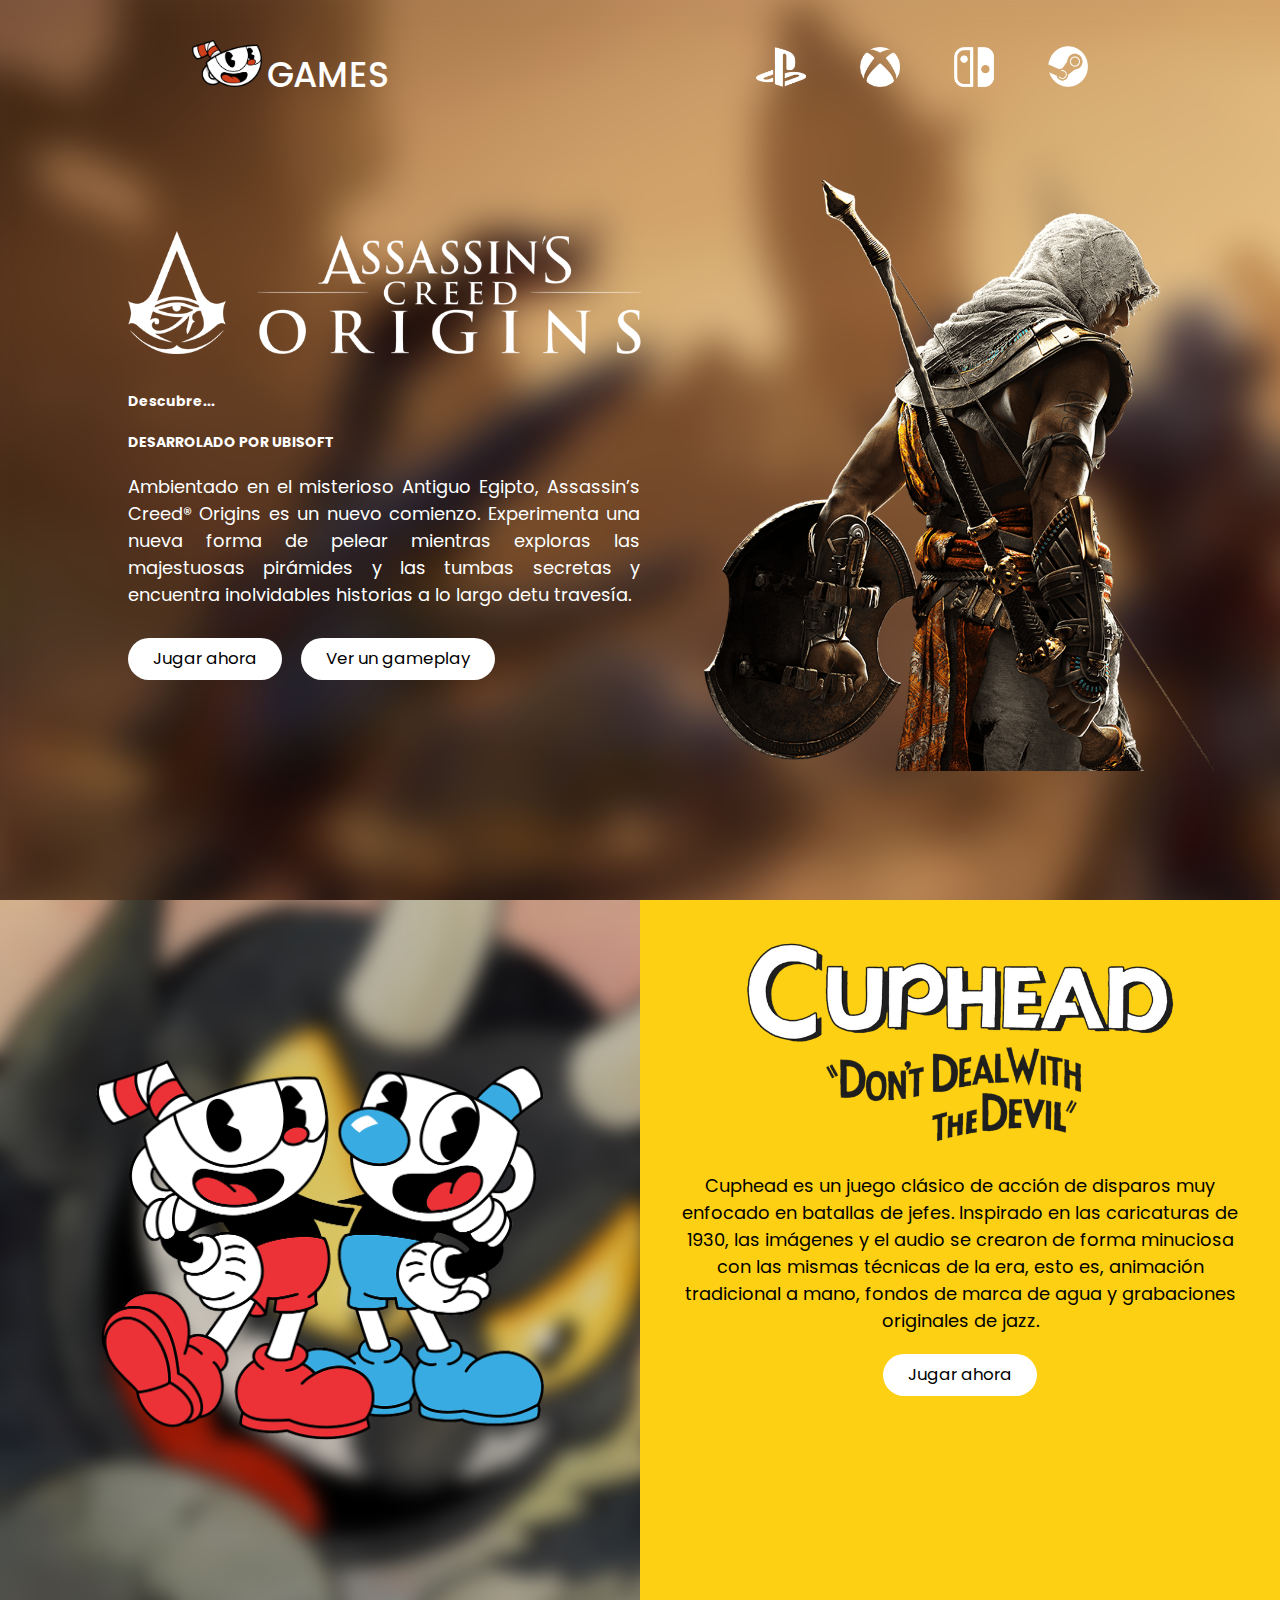
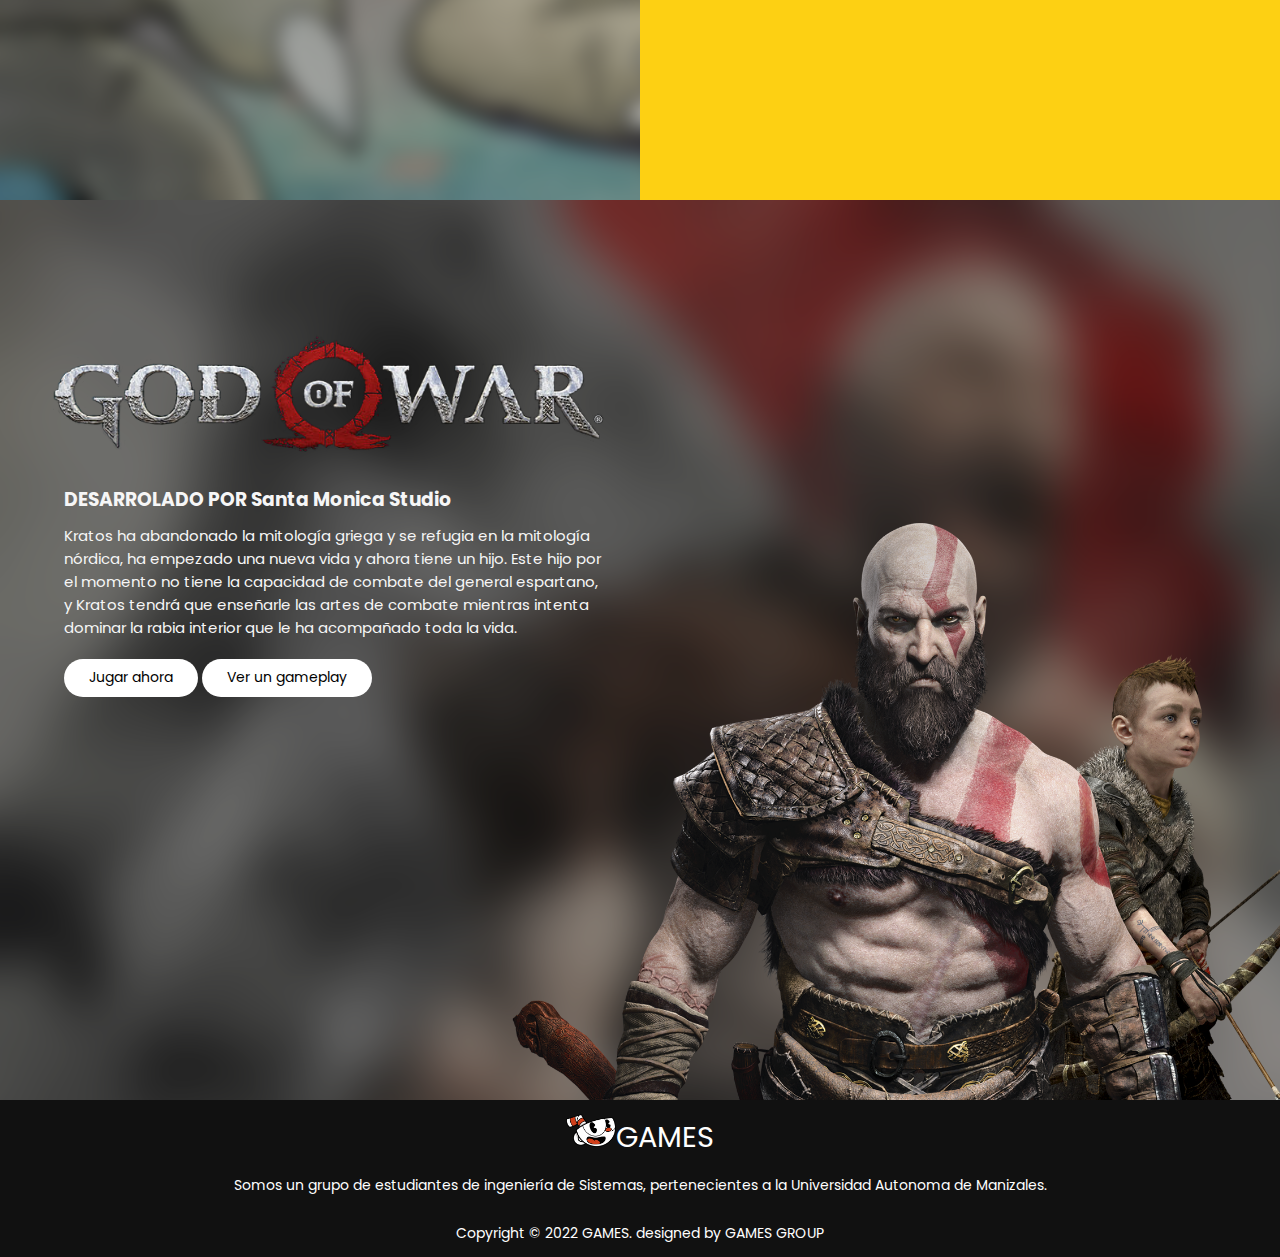
<file: html/index.html>
<!DOCTYPE html>
<html lang="en">
<head>
    <meta charset="UTF-8">
    <meta http-equiv="X-UA-Compatible" content="IE=edge">
    <meta name="viewport" content="width=device-width, initial-scale=1.0">
    <link rel="stylesheet" href="/css/styles.css">
    <link rel="preconnect" href="https://fonts.googleapis.com">
    <link rel="preconnect" href="https://fonts.gstatic.com" crossorigin>
    <link href="https://fonts.googleapis.com/css2?family=Poppins:ital,wght@0,100;0,200;0,300;0,400;0,500;0,600;0,700;0,800;1,900&display=swap" rel="stylesheet">
    
    <link rel="stylesheet" href="https://cdnjs.cloudflare.com/ajax/libs/font-awesome/6.2.0/css/all.min.css" integrity="sha512-xh6O/CkQoPOWDdYTDqeRdPCVd1SpvCA9XXcUnZS2FmJNp1coAFzvtCN9BmamE+4aHK8yyUHUSCcJHgXloTyT2A==" crossorigin="anonymous" referrerpolicy="no-referrer" />
    
    <link rel="icon" href="/img/XBOX LOGO.png" type="image/x-icon" >

    <title>GAMES</title>
</head>
<body>

    <!-- ASSASSINS CREED ORIGINS -->
    <section class="Top">
        <div class="Main-width">
            <header>
                <div class="logo">
                    <h2> <a href="index.html"><img src="/img/CUPHEAD.png" width="70px">GAMES</a> </h2>
                </div>
    
                <nav>
                    <ul>
                        <li><a href="ps.html"><img src="/img/PLAY LOGO.png" width="50px" style="color: white;"></a></li>
                        <li><a href="xbox.html"><img src="/img/XBOX LOGO.png" width="40px" style="color: white;"></a></li>
                        <li><a href="switch.html"><img src="/img/SWITCH LOGO.png" width="40px" style="color: white;"></a></li>
                        <li><a href="steam.html"><img src="/img/STEAM LOGO.png" width="40px" style="color: white;"></a></li>
                    </ul>
                </nav>
            </header>
        </div>

        <div class="Creed_Content">
            <div class="Creed_logo">
                <img src="/img/ASSASINS LOGO.png">
            </div>

            <div class="Creed_Text">
                <h6>Descubre...</h6>
                <h3>DESARROLADO POR UBISOFT</h3>
                <p>Ambientado en el misterioso Antiguo Egipto, Assassin’s Creed® Origins es un nuevo comienzo. 
                    Experimenta una nueva forma de pelear mientras exploras las majestuosas pirámides y las tumbas 
                    secretas y encuentra inolvidables historias a lo largo detu travesía.
                </p>

                <a href="https://www.ubisoft.com/es-mx/game/assassins-creed/origins" target="_blank"><i class="fa-solid fa-gamepad" style="color: black;"></i>   Jugar ahora</a>

                <a href="https://www.youtube.com/watch?v=YX0fd4q0baQ" target="_blank"><i class="fa-solid fa-play" style="color: black;"></i>   Ver un gameplay</a>
            </div>

        </div>

        <div class="Creed">
            <img src="/img/ASSASINS/AORIGINS.png">
        </div>
    </section>

    <section class="Top-Cup">

        <div class="Cup-img">
            <img src="/img/CUP/CUPHEADHERMANOS.png">
        </div>
        
        <div class="Cup-content" style="background-color: #fdd013;">

            <div class="Cup-logo">
                <img src="/img/CUP/CUPHEAD-LOGO.png">
            </div>

            <div class="Cup-text">

                <p>Cuphead es un juego clásico de acción de disparos muy enfocado en batallas de jefes. 
                    Inspirado en las caricaturas de 1930, las imágenes y el audio se crearon de forma minuciosa 
                    con las mismas técnicas de la era, esto es, animación tradicional a mano, fondos de marca de agua y
                     grabaciones originales de jazz.
                </p>
                
                <a href="https://www.ubisoft.com/es-mx/game/assassins-creed/origins" target="_blank"><i class="fa-solid fa-gamepad" style="color: black;"></i>   Jugar ahora</a>

                <div class="video-cup">
                    <center>
                        <iframe src="https://www.youtube.com/embed/NN-9SQXoi50" frameborder="0" allowfullscreen></iframe>
                    </center>
                    
                </div>

            </div>

        </div>

        
    </section>


    <section class="Top-god">

        <div class="god-img">
            <img src="/img/GOD/KRATOS2.png">
        </div>
        
        <div class="god-content">

            <div class="god-logo">
                <img src="/img/GOD/GODLOGO.png">
            </div>

            <div class="god-text">

                <h3>DESARROLADO POR Santa Monica Studio</h3>

                <p>Kratos ha abandonado la mitología griega y se refugia en la mitología nórdica, ha empezado una nueva vida y ahora tiene un hijo. Este hijo por el momento no tiene la capacidad de combate del general espartano, y Kratos 
                    tendrá que enseñarle las artes de combate mientras intenta dominar la rabia interior que le ha acompañado toda la vida.
                </p>
                
                <a href="https://store.steampowered.com/agecheck/app/1593500/" target="_blank"><i class="fa-solid fa-gamepad" style="color: black;"></i>   Jugar ahora</a>

                <a href="https://www.youtube.com/watch?v=UVjjYBfSAys" target="_blank"><i class="fa-solid fa-play" style="color: black;"></i>   Ver un gameplay</a>
            </div>
            
        </div>
    </section>

    <section>
        <footer>
            <div class="footer-content">
                <h2> <img src="/img/CUPHEAD.png" width="50px">GAMES </h2>
                <p>
                    Somos un grupo de estudiantes de ingeniería de Sistemas, pertenecientes a la Universidad Autonoma de Manizales.
                </p>
                <ul class="socials">
                    <li><a href=" https://github.com/JuanSebastianCG/paginaEstaticaEnHtml " target="_blank"><i class="fa-brands fa-github"></i></a></li>
                    <li><a href=" https://www.autonoma.edu.co " target="_blank"><i class="fa-solid fa-building-columns" ></i></a></li>
                </ul>
                <p>Copyright &copy; 2022 GAMES. designed by <span>GAMES GROUP</span></p>
            </div>

            <div class="footer-bottom">
                
            </div>
        </footer>
    </section>

</body>
</html>
</file>
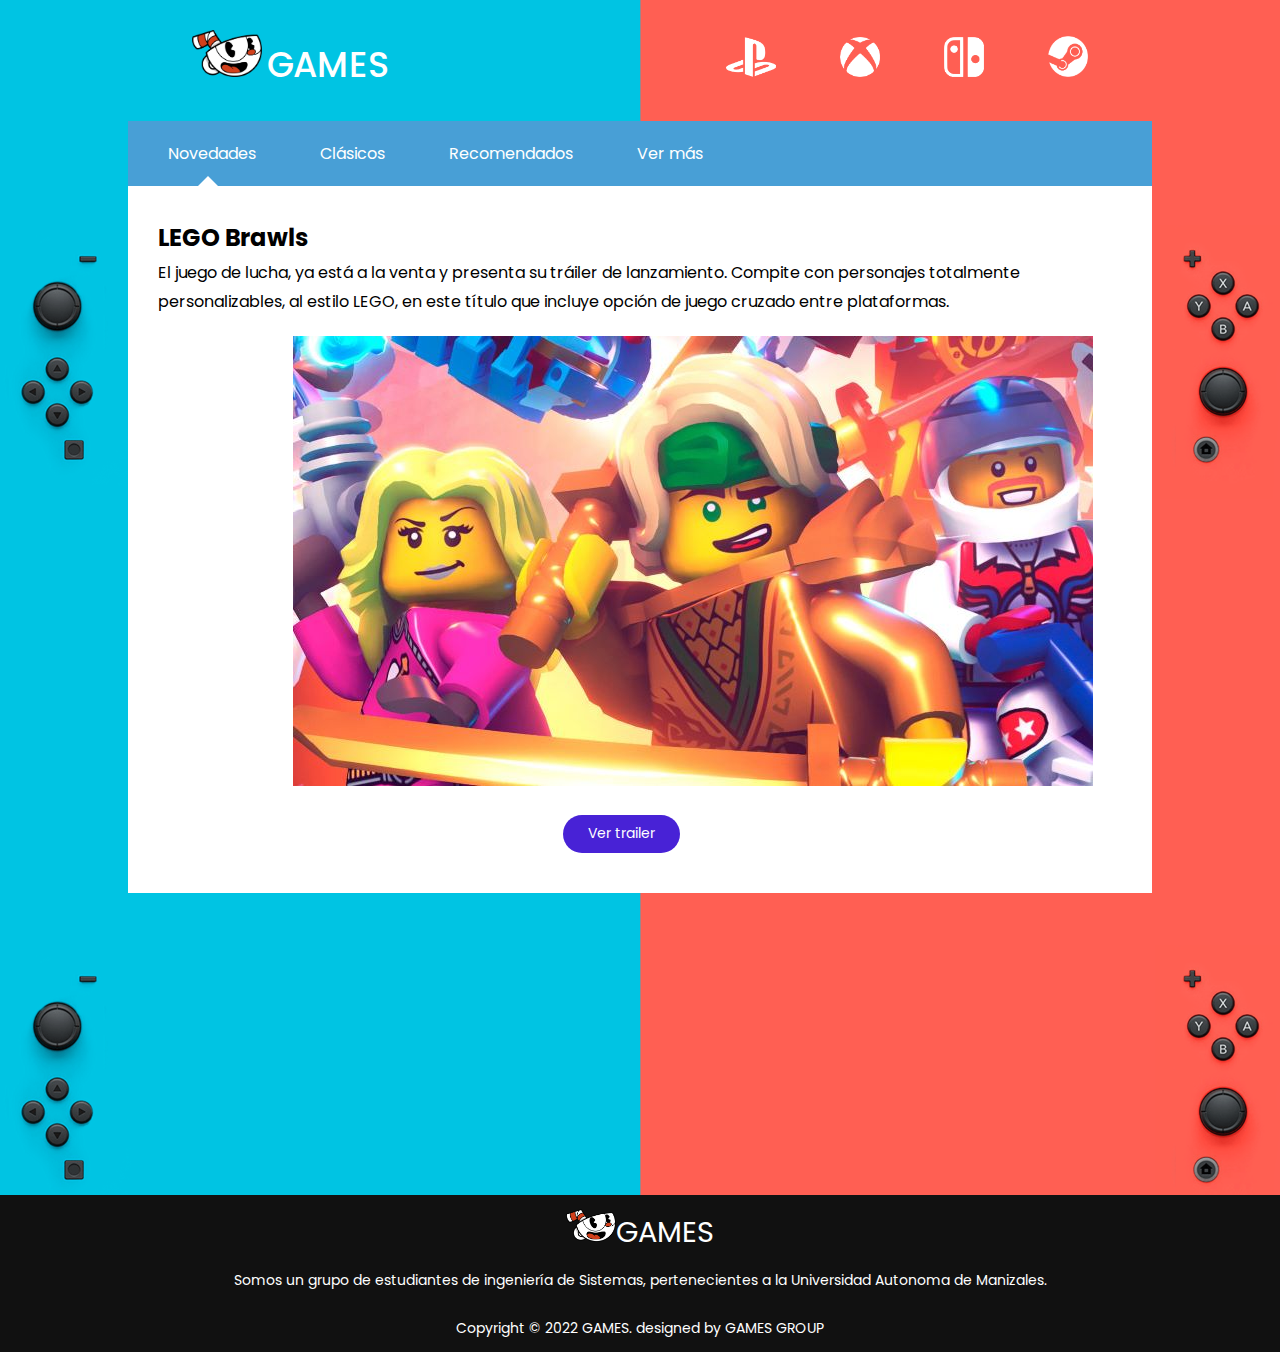
<file: html/switch.html>
<!DOCTYPE html>
<html lang="en">
<head>
    <meta charset="UTF-8">
    <meta http-equiv="X-UA-Compatible" content="IE=edge">
    <meta name="viewport" content="width=device-width, initial-scale=1.0">
    <!-- <link rel="stylesheet" href="/css/styles.css"> -->
    
    <link rel="stylesheet" href="/css/styleSwitch.css">
    <link rel="preconnect" href="https://fonts.googleapis.com">
    <link rel="preconnect" href="https://fonts.gstatic.com" crossorigin>
    <link href="https://fonts.googleapis.com/css2?family=Poppins:ital,wght@0,100;0,200;0,300;0,400;0,500;0,600;0,700;0,800;1,900&display=swap" rel="stylesheet">
    
    <link rel="stylesheet" href="https://cdnjs.cloudflare.com/ajax/libs/font-awesome/6.2.0/css/all.min.css" integrity="sha512-xh6O/CkQoPOWDdYTDqeRdPCVd1SpvCA9XXcUnZS2FmJNp1coAFzvtCN9BmamE+4aHK8yyUHUSCcJHgXloTyT2A==" crossorigin="anonymous" referrerpolicy="no-referrer" />

    <link rel="icon" href="/img/XBOX LOGO.png" type="image/x-icon" >

    <title>GAMES</title>
</head>
<body>

    <section class="nav">
        <div class="Main-width">
            <header>
                <div class="logo">
                    <h2> <a href="index.html"><img src="/img/CUPHEAD.png" width="70px">GAMES</a> </h2>
                </div>
    
                <nav>
                    <ul>
                        <li><a href="ps.html"><img src="/img/PLAY LOGO.png" width="50px" style="color: white;"></a></li>
                        <li><a href="xbox.html"><img src="/img/XBOX LOGO.png" width="40px" style="color: white;"></a></li>
                        <li><a href="switch.html"><img src="/img/SWITCH LOGO.png" width="40px" style="color: white;"></a></li>
                        <li><a href="steam.html"><img src="/img/STEAM LOGO.png" width="40px" style="color: white;"></a></li>
                    </ul>
                </nav>
            </header>
        </div>

    
    <div class="container">
        <div class="menu">
            <label for="radio1">Novedades</label>
            <label for="radio2">Clásicos</label>
            <label for="radio3">Recomendados</label>
            <label for="radio4">Ver más</label>
        </div>
        
        <div class="content">
           
            <input type="radio" name="radio" id="radio1" checked>
            <div class="tab1">
                <h2>LEGO Brawls</h2>
                <p>El juego de lucha, ya está a la venta y presenta su tráiler de lanzamiento. Compite con personajes totalmente personalizables, al estilo LEGO, en este título que incluye opción de juego cruzado entre plataformas.</p>
                <img src="/img/Switch/lego.jpg" alt="" style="margin-left: 14%; margin-top: 2%;">
                <a href="https://www.youtube.com/watch?v=MuYe0URoSVc" target="_blank"  style="color: #fff;"><i class="fa-solid fa-play"></i>   Ver trailer</a>
            </div>
            
            <input type="radio" name="radio" id="radio2">
            <div class="tab2">
                <h2>Super Nintendo Entertainment System</h2>    
                <p>Disfruta de un catálogo selecto con más de 100 juegos clásicos de Super NES™ y NES™, incluyendo Super Mario Kart™, Super Metroid™, The Legend of Zelda™: A Link to the Past™, entro otros. Además, dependiendo del juego, podrás jugar competitiva o cooperativamente en línea con tus amigos, compartir tu pantalla o compartir el control de forma virtual.</p>
                <img src="/img/Switch/SNES_logo.svg.png" width="70%" style="margin-left:15%; margin-top:2%">
                <a href="https://www.nintendo.com/es-co/store/products/super-nintendo-entertainment-system-nintendo-switch-online-switch/" target="_blank" style="color: #fff;"><i class="fa-solid fa-gamepad" ></i>   Ir a la pagina</a>
            </div>
             
            <input type="radio" name="radio" id="radio3">
            <div class="tab3">
                <h2>Super Smash Bros</h2>
                <p>Por si fuera poco con su minucioso sistema de combate, Super Smash Bros. Ultimate llegó con la idea de sorprender y convencer con una de las plantillas más grandes y ambiciosas de la historia del videojuego. Es uno de los mejores crossovers de los que vamos a tener la suerte de poder jugar. Es exigente, es divertido y, sobre todo, es irrepetible.</p>
                <img src="/img/Switch/Super-Smash-Bros.-Logo-PNG-Pic.png" alt="" style="margin-left:18%; margin-top:2%">
                <a href="https://www.youtube.com/watch?v=clXcs969Bfw" target="_blank" style="color: #fff;"><i class="fa-solid fa-play" ></i>   Ver gameplay</a>
            </div>
            
            <input type="radio" name="radio" id="radio4">
            <div class="tab4">
                <h2>Nintendo Switch</h2>
                <p>La consola Nintendo Switch está diseñada para cualquier estilo de vida, transformándose rápidamente de una consola casera a una consola portátil.</p>
                <img src="/img/Switch/LogoSwitch.png" alt="" style="margin-left: 20%;">
                <a href="https://www.nintendo.com/es-co/switch/system/" target="_blank" style="color: #fff;"><i class="fa-solid fa-play" ></i>   Ir a la pagina</a>
            </div>
        </div>
    </div> 
    </section>

    <div class="espace">
        <br>    
    </div>

    <section>
        <footer>
            <div class="footer-content">
                <h2> <img src="/img/CUPHEAD.png" width="50px">GAMES </h2>
                <p>
                    Somos un grupo de estudiantes de ingeniería de Sistemas, pertenecientes a la Universidad Autonoma de Manizales.
                </p>
                <ul class="socials">
                    <li><a href=" https://github.com/JuanSebastianCG/paginaEstaticaEnHtml " target="_blank"><i class="fa-brands fa-github"></i></a></li>
                    <li><a href=" https://www.autonoma.edu.co " target="_blank"><i class="fa-solid fa-building-columns" ></i></a></li>
                </ul>
                <p>Copyright &copy; 2022 GAMES. designed by <span>GAMES GROUP</span></p>
            </div>
    
            <div class="footer-bottom">
                
            </div>
        </footer>
    </section>
    
    
</body>
</html>
</file>
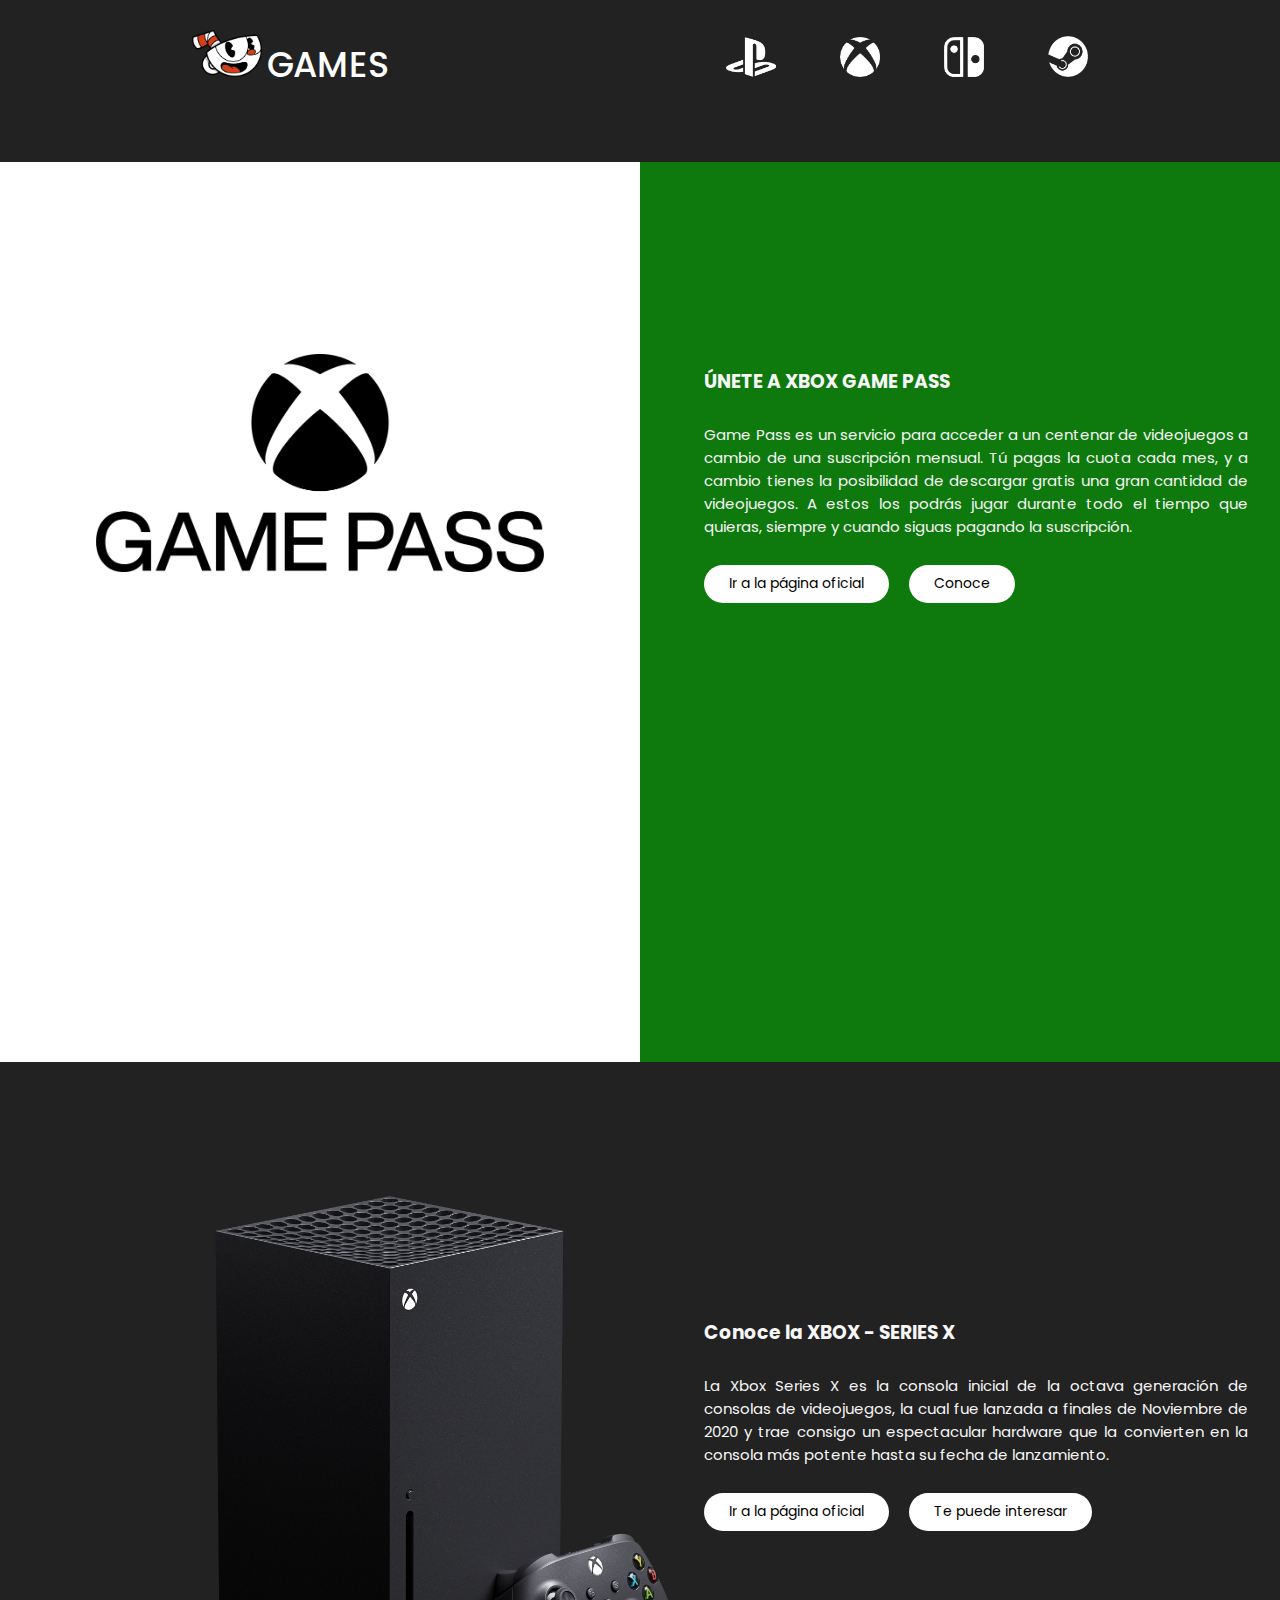
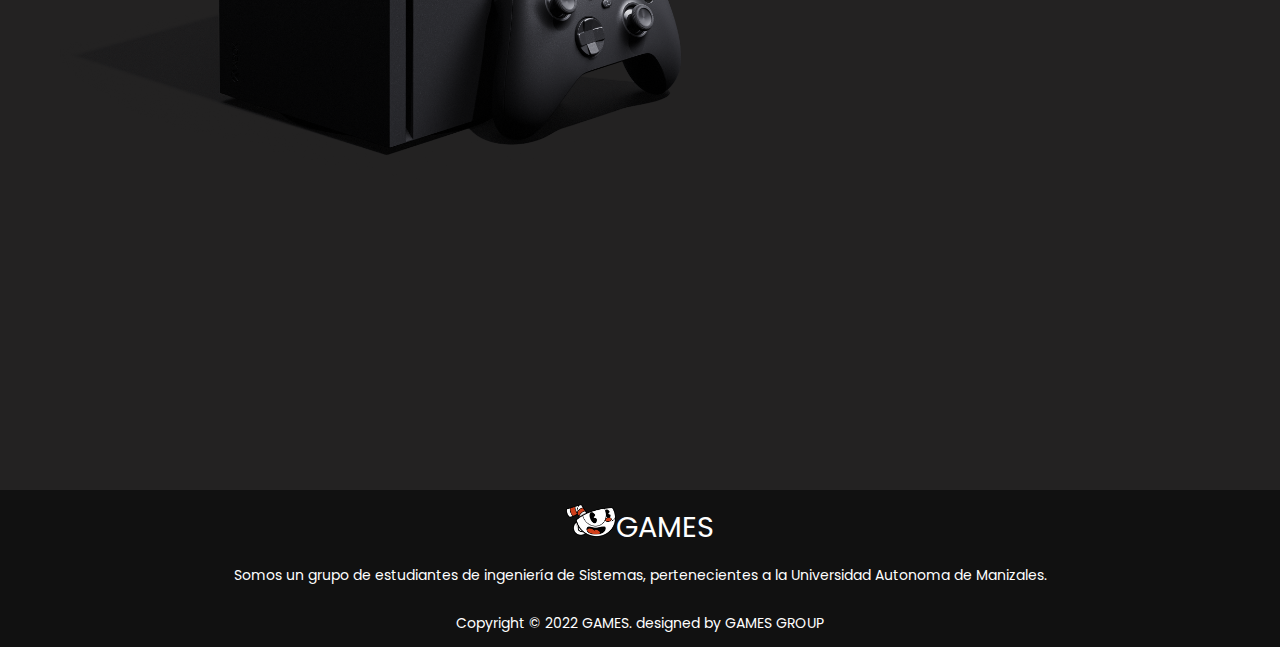
<file: html/xbox.html>
<!DOCTYPE html>
<html lang="en">
<head>
    <meta charset="UTF-8">
    <meta http-equiv="X-UA-Compatible" content="IE=edge">
    <meta name="viewport" content="width=device-width, initial-scale=1.0">

    <link rel="stylesheet" href="/css/styleXbox.css">
    <link rel="preconnect" href="https://fonts.googleapis.com">
    <link rel="preconnect" href="https://fonts.gstatic.com" crossorigin>
    <link href="https://fonts.googleapis.com/css2?family=Poppins:ital,wght@0,100;0,200;0,300;0,400;0,500;0,600;0,700;0,800;1,900&display=swap" rel="stylesheet">
    
    <link rel="stylesheet" href="https://cdnjs.cloudflare.com/ajax/libs/font-awesome/6.2.0/css/all.min.css" integrity="sha512-xh6O/CkQoPOWDdYTDqeRdPCVd1SpvCA9XXcUnZS2FmJNp1coAFzvtCN9BmamE+4aHK8yyUHUSCcJHgXloTyT2A==" crossorigin="anonymous" referrerpolicy="no-referrer" />
    
    <link rel="icon" href="/img/XBOX LOGO.png" type="image/x-icon" >

    <title>GAMES</title>
</head>
<body>
    <!-- nav -->
    <section class="nav">
        <div class="Main-width">
            <header>
                <div class="logo">
                    <h2> <a href="index.html"><img src="/img/CUPHEAD.png" width="70px">GAMES</a> </h2>
                </div>
    
                <nav>
                    <ul>
                        <li><a href="ps.html"><img src="/img/PLAY LOGO.png" width="50px" style="color: white;"></a></li>
                        <li><a href="xbox.html"><img src="/img/XBOX LOGO.png" width="40px" style="color: white;"></a></li>
                        <li><a href="switch.html"><img src="/img/SWITCH LOGO.png" width="40px" style="color: white;"></a></li>
                        <li><a href="steam.html"><img src="/img/STEAM LOGO.png" width="40px" style="color: white;"></a></li>
                    </ul>
                </nav>
            </header>
        </div>
    </section>

    <section class="Top-game">
        <div class="game-img" style="background-color: #fff;">
            <img src="/img/Xbox/logopass.png">
        </div>
        
        <div class="game-content" style="background-color: #0E7A0D;">
            <div class="game-text">
                <h3>ÚNETE A XBOX GAME PASS</h3>

                <p>Game Pass es un servicio para acceder a un centenar de videojuegos a cambio de una suscripción mensual. 
                    Tú pagas la cuota cada mes, y a cambio tienes la posibilidad de descargar gratis una gran cantidad de videojuegos. 
                    A estos los podrás jugar durante todo el tiempo que quieras, siempre y cuando siguas pagando la suscripción.
                </p>
                
                <a href="https://www.xbox.com/es-CO/xbox-game-pass" target="_blank"><i class="fa-solid fa-globe"></i>   Ir a la página oficial</a>

                <a href="https://www.youtube.com/watch?v=cM09iiGorQo" target="_blank"><i class="fa-solid fa-play" style="color: black;"></i>   Conoce</a>
            </div>
            
        </div>
    </section>

    <section class="Top-xbox">

        <div class="xbox-img">
            <img src="/img/Xbox/seriesx.png">
        </div>
        
        <div class="xbox-content">
            <div class="xbox-text">

                <h3>Conoce la XBOX - SERIES X</h3>

                <p>La Xbox Series X es la consola inicial de la octava 
                    generación de consolas de videojuegos, la cual fue lanzada a finales de Noviembre de 2020 y trae consigo un espectacular hardware que la convierten en la consola más potente hasta su fecha de lanzamiento.
                </p>
                
                <a href="https://www.xbox.com/es-CO/consoles/xbox-series-x" target="_blank"><i class="fa-solid fa-bag-shopping"></i>   Ir a la página oficial</a>

                <a href="https://www.youtube.com/watch?v=UQTScrRO8NY" target="_blank"><i class="fa-solid fa-play" style="color: black;"></i>   Te puede interesar</a>

            </div>
            
        </div>
    </section>

    <section>
        <footer>
            <div class="footer-content">
                <h2> <img src="/img/CUPHEAD.png" width="50px">GAMES </h2>
                <p>
                    Somos un grupo de estudiantes de ingeniería de Sistemas, pertenecientes a la Universidad Autonoma de Manizales.
                </p>
                <ul class="socials">
                    <li><a href=" https://github.com/JuanSebastianCG/paginaEstaticaEnHtml " target="_blank"><i class="fa-brands fa-github"></i></a></li>
                    <li><a href=" https://www.autonoma.edu.co " target="_blank"><i class="fa-solid fa-building-columns" ></i></a></li>
                </ul>
                <p>Copyright &copy; 2022 GAMES. designed by <span>GAMES GROUP</span></p>
            </div>

            <div class="footer-bottom">
                
            </div>
        </footer>
    </section>
    
</body>
</html>
</file>
<file: css/styles.css>
*{
    padding: 0;
    margin: 0;
    box-sizing: border-box;
    font-family: 'Poppins', sans-serif;
}

body{
    overflow-x: hidden;
}

.Main-width{
    width: 70%;
    max-width: 95%;
    margin: auto;
}

.Top{
    width: 100%;
    height: 100%;
    min-height: 100vh;
    background-image: url("/img/ASSASINS/ORIGINS\ BACK.png");
    position: relative;
}

.Top header .logo h2 a{
    display: block;
    font-size: 35px;
    font-weight: 450;
    text-decoration: none;
    color: white;
    text-align: center;
}

.Top header .logo h2 a:hover,
.Top header .logo h2 a:focus{
    border-bottom: 2px solid white;
}

.Top header .logo h2 a img{
    margin-right: 5px;
}

.Top header {
    display: flex;
    align-items: center;
    justify-content: space-between;
    padding: 40px 0 30px;
}

nav ul li{
    list-style: none;
    display: inline-block; 
}

nav ul li a{
    text-decoration: none;
    color:white;
    margin-left: 50px;
    transition: .4s;
}

nav ul li a:hover,
nav ul li a:focus{
    border-bottom: 3px solid white;
}

.Creed_Content{
    padding-top: 100px;
}

.Creed_Content .Creed_Text{
    color: white;
    position: relative;
    z-index: 2;
    margin-left: 10%;
    max-width: 40%;
    text-align: justify;
}

.Creed_Content .Creed_Text h6{
    font-size: 14px;
    margin-top: 30px;
}

.Creed_Content .Creed_Text h3{
    font-size: 14px;
    margin-top: 20px;
}

.Creed_Content .Creed_Text p{
    font-size: 1.9893899204244032vh;
    margin-top: 20px;
}

.Creed_Content .Creed_Text a{
    text-align: center;
    margin-top: 30px;
    margin-right: 15px;
    margin-bottom: 10%;
    display: inline-block;
    text-decoration: none;
    color: black;
    background-color: white;
    border: 1px;
    padding: 9px 25px;
    line-height: 1.4;
    border-radius: 30px;
    font-size: 1.856763925729443vh;
}

.Creed_logo{
    width: 60%;
    height: 85%;
    bottom: 0;
    left: 0;
    margin-left: 10%;
}

.Creed_logo img{
    width: 67%;
}

.Creed{
    position: absolute;
    width: 50%;
    height: 80vh;
    bottom: 0;
    right: 0;
    text-align: center;
}

.Creed img{
    
    width: 80%;
}

/* CUPHEAD */

.Top-Cup{
    width: 100%;
    height: 100%;
    min-height: 100vh;
    background-image: url(/img/CUP/CUPBACK2.png);
    position: relative;
}

.Top-Cup .Cup-img{
    position: absolute;
    width: 50%;
    text-align: center;
}

.Top-Cup .Cup-img img{
    margin-top: 25%;
    width: 70%
}

.Top-Cup .Cup-content{
    position: absolute;
    margin-left: 50%;
    height: 100%;
    min-height: 100vh;
}

.Top-Cup .Cup-content .Cup-logo{
    width: 100%;
    text-align: center;
}

.Top-Cup .Cup-content .Cup-logo img{
    margin-top: 5%;
    width: 70%;
}

.Top-Cup .Cup-content .Cup-text{
    color: rgb(0, 0, 0);
    position: relative;
    margin-left: 5%;
    max-width: 90%;
    text-align: center;
}

.Top-Cup .Cup-content .Cup-text p{
    font-size: 1.9893899204244032vh;
    margin-top: 10px;
}

.Top-Cup .Cup-content .Cup-text a{
    text-align: center;
    margin-top: 20px;
    display: inline-block;
    text-decoration: none;
    color: black;
    background-color: white;
    border: 1px;
    padding: 9px 25px;
    line-height: 1.4;
    border-radius: 30px;
    font-size: 1.856763925729443vh;
}

.video-cup{
    position: relative;
    padding-bottom: 56.25%;
    height: 0;
    overflow: hidden; 
}

.video-cup iframe{
    position: absolute;
    top: 10%;
    left: 20%;
    width: 60%;
    height: 50%;
}


/* GOD OF WAR */

.Top-god{
    width: 100%;
    height: 100%;
    min-height: 100vh;
    background-image: url(/img/GOD/GOD\ BACK\ 4.png);
    position: relative;
}

.Top-god .god-img{
    position: absolute;
    width: 50%;
    height: 100vh;
    margin-left: 40%;
    align-items: center;
}

.Top-god .god-img img{
    position: absolute;
    width: 140%;
    bottom: 0;
}

.Top-god .god-content{
    position: absolute;
    margin-right: 50%;
    height: 100vh;
}

.Top-god .god-content .god-logo{
    width: 100%;
    text-align: center;
    margin-left: 2%;
}

.Top-god .god-content .god-logo img{
    margin-top: 20%;
    width: 90%;
}

.Top-god .god-content .god-text{
    color: rgb(246, 246, 246);
    position: relative;
    z-index: 2;
    margin-left: 10%;
    max-width: 85%;
    text-align: left;
}

.Top-god .god-content .god-text p{
    font-size: 15px;
    margin-top: 10px;
}

.Top-god .god-content .god-text a{
    text-align: center;
    margin-top: 20px;
    display: inline-block;
    text-decoration: none;
    color: black;
    background-color: white;
    border: 1px;
    padding: 9px 25px;
    line-height: 1.4;
    border-radius: 30px;
    font-size: 14px;
}

.footer{
    background-color: #111;
    height: auto;
    width: 100vw;
}

.footer-content{
    background-color: #111;
    color: #fff;
    display: flex;
    align-items: center;
    justify-content: center;
    flex-direction: column;
    text-align: center;
}

.footer-content h2{
    margin-top: 1%;
    font-size: 1.8rem;
    font-weight: 400;
    text-transform: capitalize;
    line-height: 3rem;
}

.footer-content p{
    max-width: 500;
    margin: 10px auto;
    line-height: 28px;
    font-size: 14px;
}

.socials{
    list-style: none;
    display: flex;
    justify-content: center;
}

.socials li{
    margin: 0 10px;
}

.socials a{
    text-decoration: none;
    color: white;
}

.socials a i{
    font-size: 1.1rem;
}
</file>
<file: css/styleSwitch.css>
*{
    padding: 0;
    margin: 0;
    box-sizing: border-box;
    font-family: 'Poppins', sans-serif;
}

body{
    overflow-x: auto;
    background-image: url(/img/Switch/ALTERNATIVE\ SWITCH.jpg);
    background-size: 100%;
    position: relative;
}

.Main-width{
    width: 70%;
    max-width: 95%;
    margin: auto;
}

.nav{
    width: 100%;
    height: 100%;
    min-height: 130vh;
    
    position: relative;
}


.nav header .logo h2 a{
    display: block;
    font-size: 35px;
    font-weight: 450;
    text-decoration: none;
    color: white;
    text-align: center;
}

.nav header .logo h2 a:hover,
.nav header .logo h2 a:focus{
    border-bottom: 2px solid white;
}

.nav header .logo h2 a img{
    margin-right: 5px;
}

.nav header {
    display: flex;
    align-items: center;
    justify-content: space-between;
    padding: 30px 0 30px;
}

nav ul li{
    list-style: none;
    display: inline-block;
    margin-left: 60px;
}

nav ul li a{
    text-decoration: none;
    color:white;
    
    transition: .4s;
}

nav ul li a:hover,
nav ul li a:focus{
    border-bottom: 3px solid white;
}



.container{
    width: 80%;
    height: 100%;
    margin: auto;
    
}

.menu{
    background: #489fd6;
}

.menu label{
    display: inline-block;
    padding: 20px;
    color: #fff;
    cursor: pointer;
    transition: all 400ms ease;
    margin-left: 20px;
}

.menu label:hover{
    background: #7a7a7e;
}

.content{
    position: relative;
}

.content div{
    position: absolute;
    line-height: 1.8;
    transition: all 600ms ease;
    opacity: 0;
    visibility: hidden;
    transform: scale(0.90);
    padding: 30px;
    background: #fff;
    padding-bottom: 40px;
}

.content .div p{
    text-align: justify;
}

#radio1,#radio2,#radio3,#radio4{
    display: none;
}

#radio1:checked ~ .tab1,
#radio2:checked ~ .tab2,
#radio3:checked ~ .tab3,
#radio4:checked ~ .tab4
{
    opacity: 1;
    visibility: visible;
    transform: scale(1);
}

.content div:after
{
    position: absolute;
    content: "";
    border-left: 10px solid transparent;
    border-right: 10px solid transparent;
    border-top: 10px solid transparent;
    border-bottom: 10px solid #fff;
    bottom: 100%;
    left: 70px;
}

.content .tab2:after
{
    left: 219px;
}

.content .tab2 p{
    text-align: justify;
}

.content .tab3:after
{
    left: 380px;
}

.content .tab3 p{
    text-align: justify;
}

.content .tab4:after
{
    left: 542px;
}

.content .tab3 p{
    text-align: justify;
}


.container a{
    text-align: center;
    margin-top: 20px;
    margin-left: 42%;
    display: inline-block;
    text-decoration: none;
    color: black;
    background-color: #4822D6;
    border: 1px;
    padding: 9px 25px;
    line-height: 1.4;
    border-radius: 30px;
    font-size: 14px;
}


.footer{
    background-color: #111;
    height: auto;
    width: 100vw;
    position: relative;
}

.footer-content{
    background-color: #111;
    color: #fff;
    display: flex;
    align-items: center;
    justify-content: center;
    flex-direction: column;
    text-align: center;
}

.footer-content h2{
    margin-top: 1%;
    font-size: 1.8rem;
    font-weight: 400;
    text-transform: capitalize;
    line-height: 3rem;
}

.footer-content p{
    max-width: 500;
    margin: 10px auto;
    line-height: 28px;
    font-size: 14px;
}

.socials{
    list-style: none;
    display: flex;
    justify-content: center;
}

.socials li{
    margin: 0 10px ;
}

.socials a{
    text-decoration: none;
    color: white;
}

.socials a i{
    font-size: 1.1rem;
}
</file>
<file: css/styleXbox.css>
*{
    padding: 0;
    margin: 0;
    box-sizing: border-box;
    font-family: 'Poppins', sans-serif;
}

body{
    overflow-x: auto;
    background-color: rgb(35, 34, 34);
    background-size: 100%;
}

.Main-width{
    width: 70%;
    max-width: 95%;
    margin: auto;
}

.nav{
    width: 100%;
    height: 20%;
    min-height: 18vh;
    
    position: relative;
}


.nav header .logo h2 a{
    display: block;
    font-size: 35px;
    font-weight: 450;
    text-decoration: none;
    color: white;
    text-align: center;
}

.nav header .logo h2 a:hover,
.nav header .logo h2 a:focus{
    border-bottom: 2px solid white;
}

.nav header .logo h2 a img{
    margin-right: 5px;
}

.nav header {
    display: flex;
    align-items: center;
    justify-content: space-between;
    padding: 30px 0 30px;
}

nav ul li{
    list-style: none;
    display: inline-block;
    margin-left: 60px;
}

nav ul li a{
    text-decoration: none;
    color:white;
    
    transition: .4s;
}

nav ul li a:hover,
nav ul li a:focus{
    border-bottom: 3px solid white;
}


.Top-xbox{
    margin-top: 10%;
    width: 100%;
    height: 100%;
    min-height: 100vh;
    position: relative;
}

.Top-xbox .xbox-img{
    position: absolute;
    width: 50%;
    height: 100vh;
}

.Top-xbox .xbox-img img{
   bottom: 0;
   margin-right: 10%;
}

.Top-xbox .xbox-content{
    position: absolute;
    margin-left: 50%;
    height: 100vh;
}

.Top-xbox .xbox-content .xbox-text{
    margin-top: 20%;
    color: rgb(246, 246, 246);
    position: relative;
    z-index: 2;
    margin-left: 10%;
    max-width: 85%;
    text-align: justify;
}

.Top-xbox .xbox-content .xbox-text p{
    font-size: 15px;
    margin-top: 5%;
}

.Top-xbox .xbox-content .xbox-text a{
    text-align: center;
    margin-top: 5%;
    margin-right: 3%;
    display: inline-block;
    text-decoration: none;
    color: black;
    background-color: white;
    border: 1px;
    padding: 9px 25px;
    line-height: 1.4;
    border-radius: 30px;
    font-size: 14px;
}


.Top-game{
    width: 100%;
    height: 100%;
    min-height: 100vh;
    position: relative;
}

.Top-game .game-img{
    position: absolute;
    width: 50%;
    height: 100vh;
    text-align: center;
}

.Top-game .game-img img{
   bottom: 0;
   margin-top: 30%;
   width: 70%;
   align-items: center;
}

.Top-game .game-content{
    position: absolute;
    margin-left: 50%;
    height: 100vh;
}

.Top-game .game-content .game-text{
    margin-top: 32%;
    color: rgb(246, 246, 246);
    position: relative;
    z-index: 2;
    margin-left: 10%;
    max-width: 85%;
    text-align: justify;
}

.Top-game .game-content .game-text p{
    font-size: 15px;
    margin-top: 5%;
}

.Top-game .game-content .game-text a{
    text-align: center;
    margin-top: 5%;
    margin-right: 3%;
    display: inline-block;
    text-decoration: none;
    color: black;
    background-color: white;
    border: 1px;
    padding: 9px 25px;
    line-height: 1.4;
    border-radius: 30px;
    font-size: 14px;
}

.footer{
    background-color: #111;
    height: auto;
    width: 100vw;
}

.footer-content{
    background-color: #111;
    color: #fff;
    display: flex;
    align-items: center;
    justify-content: center;
    flex-direction: column;
    text-align: center;
}

.footer-content h2{
    margin-top: 1%;
    font-size: 1.8rem;
    font-weight: 400;
    text-transform: capitalize;
    line-height: 3rem;
}

.footer-content p{
    max-width: 500;
    margin: 10px auto;
    line-height: 28px;
    font-size: 14px;
}

.socials{
    list-style: none;
    display: flex;
    justify-content: center;
}

.socials li{
    margin: 0 10px;
}

.socials a{
    text-decoration: none;
    color: white;
}

.socials a i{
    font-size: 1.1rem;
}
</file>
